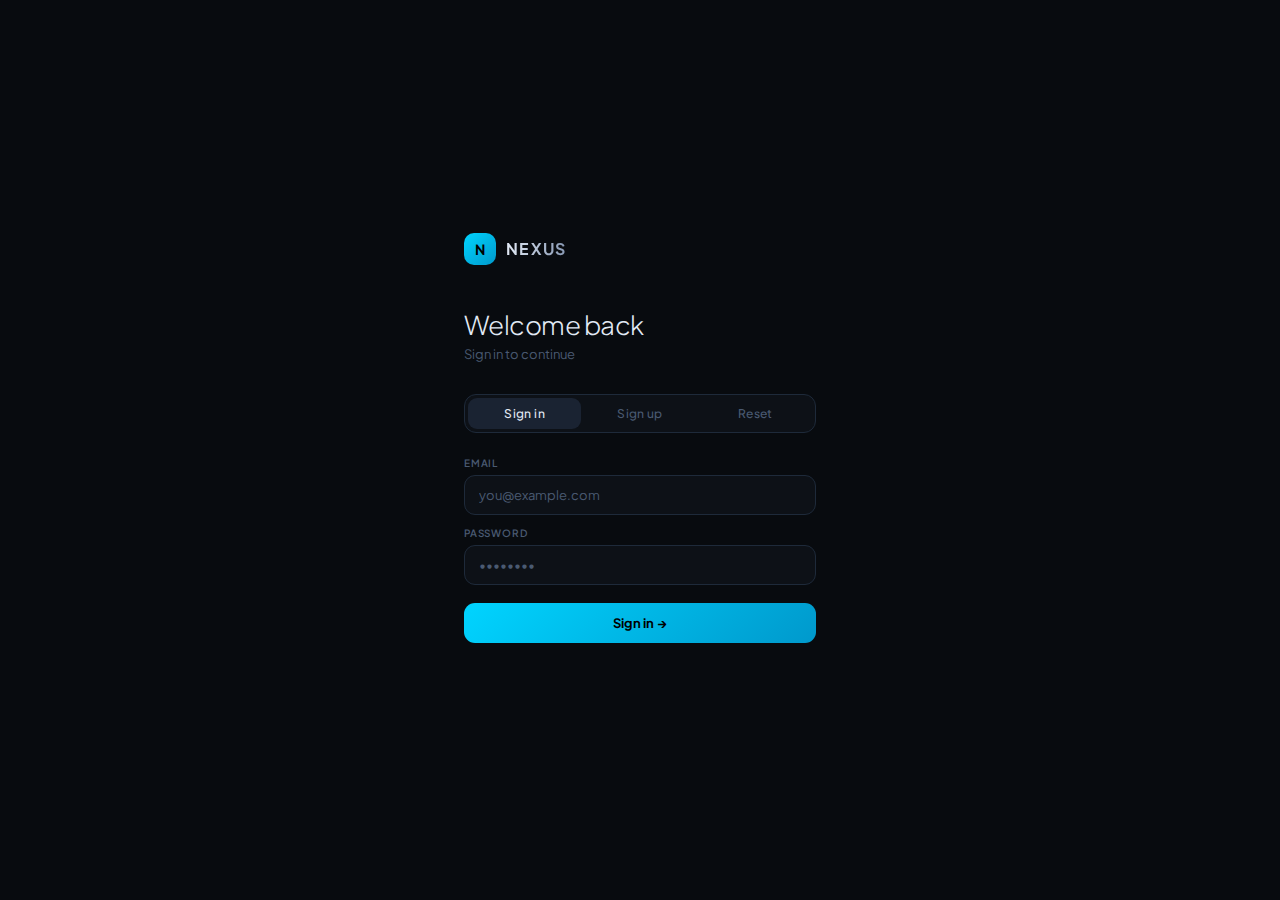
<file: static/app.html>
<!DOCTYPE html>
<html lang="en">
<head>
<meta charset="UTF-8">
<meta name="viewport" content="width=device-width, initial-scale=1.0">
<title>Nexus</title>
<link href="https://fonts.googleapis.com/css2?family=Plus+Jakarta+Sans:wght@300;400;500;600;700&family=Fira+Code:wght@400;500&display=swap" rel="stylesheet">
<style>
*,*::before,*::after{box-sizing:border-box;margin:0;padding:0;}

:root{
  --bg:#080b0f;
  --s1:#0d1117;
  --s2:#111820;
  --s3:#1a2332;
  --b1:#1e2a3a;
  --b2:#253347;
  --t1:#e2eaf5;
  --t2:#8899b4;
  --t3:#4a5a72;
  --a:#00d4ff;
  --a2:#0099cc;
  --adim:#00d4ff18;
  --user:#00d4ff;
  --danger:#ff4466;
  --green:#00e5a0;
  --sb:260px;
  --r:16px;
  --ease:cubic-bezier(.4,0,.2,1);
}

body{
  font-family:'Plus Jakarta Sans',sans-serif;
  background:var(--bg);
  color:var(--t1);
  height:100vh;
  display:flex;
  overflow:hidden;
  font-size:14px;
}

/* noise texture overlay */
body::before{
  content:'';
  position:fixed;inset:0;
  background-image:url("data:image/svg+xml,%3Csvg viewBox='0 0 256 256' xmlns='http://www.w3.org/2000/svg'%3E%3Cfilter id='n'%3E%3CfeTurbulence type='fractalNoise' baseFrequency='0.9' numOctaves='4' stitchTiles='stitch'/%3E%3C/filter%3E%3Crect width='100%25' height='100%25' filter='url(%23n)' opacity='0.03'/%3E%3C/svg%3E");
  pointer-events:none;z-index:0;opacity:0.4;
}

::-webkit-scrollbar{width:2px;}
::-webkit-scrollbar-track{background:transparent;}
::-webkit-scrollbar-thumb{background:var(--b2);border-radius:2px;}

/* ── AUTH ── */
#auth-overlay{
  position:fixed;inset:0;
  background:var(--bg);
  display:flex;align-items:center;justify-content:center;
  z-index:200;
  transition:opacity .5s var(--ease),visibility .5s;
}
#auth-overlay.hidden{opacity:0;visibility:hidden;pointer-events:none;}

.auth-wrap{width:100%;max-width:400px;padding:0 24px;}

.auth-logo{
  display:flex;align-items:center;gap:10px;margin-bottom:44px;
}
.auth-logo-mark{
  width:32px;height:32px;border-radius:10px;
  background:linear-gradient(135deg,var(--a),var(--a2));
  display:flex;align-items:center;justify-content:center;
  font-size:14px;font-weight:700;color:#000;
  box-shadow:0 0 20px var(--a)44;
}
.auth-logo-name{
  font-size:16px;font-weight:700;
  letter-spacing:.08em;
  background:linear-gradient(90deg,var(--t1),var(--t2));
  -webkit-background-clip:text;-webkit-text-fill-color:transparent;
}

.auth-h{font-size:26px;font-weight:300;letter-spacing:-.02em;margin-bottom:6px;line-height:1.2;}
.auth-sub{font-size:13px;color:var(--t3);margin-bottom:32px;}

.seg{
  display:flex;background:var(--s1);
  border:1px solid var(--b1);border-radius:12px;
  padding:3px;margin-bottom:24px;gap:2px;
}
.seg-btn{
  flex:1;padding:8px;border:none;background:none;border-radius:9px;
  font-family:'Plus Jakarta Sans',sans-serif;font-size:12px;font-weight:500;
  color:var(--t3);cursor:pointer;transition:all .2s var(--ease);
  letter-spacing:.03em;
}
.seg-btn.on{background:var(--s3);color:var(--t1);}

.fg{margin-bottom:12px;}
.fg label{
  display:block;font-size:10px;font-weight:600;
  letter-spacing:.08em;text-transform:uppercase;
  color:var(--t3);margin-bottom:6px;
}
.fg input{
  width:100%;padding:11px 14px;
  background:var(--s1);border:1px solid var(--b1);border-radius:11px;
  font-family:'Plus Jakarta Sans',sans-serif;font-size:13px;color:var(--t1);
  outline:none;transition:border-color .2s var(--ease),box-shadow .2s var(--ease);
}
.fg input:focus{border-color:var(--a);box-shadow:0 0 0 3px var(--adim);}
.fg input::placeholder{color:var(--t3);}

.otp-row{display:flex;gap:8px;}
.otp-row input{flex:1;text-align:center;font-family:'Fira Code',monospace;font-size:22px;letter-spacing:.2em;}
.otp-resend{
  padding:11px 14px;background:var(--s2);border:1px solid var(--b1);border-radius:11px;
  font-family:'Plus Jakarta Sans',sans-serif;font-size:12px;font-weight:500;
  color:var(--t2);cursor:pointer;white-space:nowrap;transition:all .2s;
}
.otp-resend:hover{border-color:var(--b2);color:var(--t1);}

.btn-main{
  width:100%;padding:12px;margin-top:6px;
  background:linear-gradient(135deg,var(--a),var(--a2));
  border:none;border-radius:11px;
  font-family:'Plus Jakarta Sans',sans-serif;font-size:13px;font-weight:700;
  color:#000;cursor:pointer;letter-spacing:.02em;
  transition:opacity .2s,transform .15s var(--ease),box-shadow .2s;
  box-shadow:0 4px 20px var(--a)33;
}
.btn-main:hover{opacity:.9;box-shadow:0 6px 28px var(--a)55;}
.btn-main:active{transform:scale(.97);}
.auth-err{font-size:12px;color:var(--danger);margin-top:8px;min-height:16px;}

/* ── SIDEBAR ── */
#sidebar{
  width:var(--sb);
  background:var(--s1);
  border-right:1px solid var(--b1);
  display:flex;flex-direction:column;
  flex-shrink:0;
  position:relative;z-index:1;
}

.sb-top{
  padding:16px 14px 12px;
  border-bottom:1px solid var(--b1);
  display:flex;align-items:center;justify-content:space-between;
}
.sb-brand{display:flex;align-items:center;gap:8px;}
.sb-mark{
  width:24px;height:24px;border-radius:7px;
  background:linear-gradient(135deg,var(--a),var(--a2));
  display:flex;align-items:center;justify-content:center;
  font-size:10px;font-weight:800;color:#000;
}
.sb-name{font-size:12px;font-weight:700;letter-spacing:.06em;color:var(--t2);}

.sb-new{
  width:26px;height:26px;border:1px solid var(--b1);border-radius:8px;
  background:none;cursor:pointer;
  display:flex;align-items:center;justify-content:center;
  color:var(--t3);transition:all .2s var(--ease);
}
.sb-new:hover{border-color:var(--a);color:var(--a);background:var(--adim);}

.sb-list{flex:1;overflow-y:auto;padding:8px 8px;}
.sb-section{
  font-size:9px;font-weight:700;letter-spacing:.12em;text-transform:uppercase;
  color:var(--t3);padding:10px 8px 4px;
}
.sb-item{
  padding:9px 10px;border-radius:10px;cursor:pointer;
  display:flex;align-items:center;justify-content:space-between;
  transition:background .15s var(--ease);gap:8px;
  border:1px solid transparent;
}
.sb-item:hover{background:var(--s2);}
.sb-item.active{background:var(--adim);border-color:var(--a)22;}
.sb-item-title{
  font-size:12px;color:var(--t2);font-weight:500;
  white-space:nowrap;overflow:hidden;text-overflow:ellipsis;flex:1;
  transition:color .15s;
}
.sb-item.active .sb-item-title{color:var(--a);}
.sb-item:hover .sb-item-title{color:var(--t1);}
.sb-del{
  width:18px;height:18px;border:none;background:none;border-radius:4px;
  cursor:pointer;color:var(--t3);
  display:none;align-items:center;justify-content:center;
  flex-shrink:0;transition:color .15s;
}
.sb-item:hover .sb-del{display:flex;}
.sb-del:hover{color:var(--danger);}

.sb-foot{
  padding:12px 14px;border-top:1px solid var(--b1);
  display:flex;align-items:center;gap:8px;
}
.sb-email{font-size:11px;color:var(--t3);flex:1;overflow:hidden;text-overflow:ellipsis;white-space:nowrap;}
.sb-logout{
  font-size:11px;font-weight:600;color:var(--t3);
  background:none;border:none;cursor:pointer;
  padding:4px 8px;border-radius:6px;transition:all .2s;white-space:nowrap;
}
.sb-logout:hover{background:var(--s2);color:var(--t1);}

/* ── MAIN ── */
#main{flex:1;display:flex;flex-direction:column;overflow:hidden;position:relative;z-index:1;}

.topbar{
  padding:14px 24px;
  border-bottom:1px solid var(--b1);
  background:var(--s1);
  display:flex;align-items:center;justify-content:space-between;
  flex-shrink:0;
}
.topbar-title{font-size:13px;font-weight:600;color:var(--t2);}
.topbar-btn{
  width:30px;height:30px;border:1px solid var(--b1);border-radius:9px;
  background:none;cursor:pointer;
  display:flex;align-items:center;justify-content:center;
  color:var(--t3);transition:all .2s var(--ease);
}
.topbar-btn:hover{border-color:var(--a);color:var(--a);background:var(--adim);}

/* ── MESSAGES ── */
#messages{
  flex:1;overflow-y:auto;
  padding:32px 10% 20px;
  display:flex;flex-direction:column;gap:6px;
  scroll-behavior:smooth;
}

.empty,.no-conv{
  flex:1;display:flex;flex-direction:column;
  align-items:center;justify-content:center;gap:12px;
  padding-bottom:60px;
}
.empty-glyph,.no-conv-glyph{
  width:48px;height:48px;border-radius:14px;
  background:linear-gradient(135deg,var(--a)22,var(--a2)11);
  border:1px solid var(--a)33;
  display:flex;align-items:center;justify-content:center;
  font-size:20px;
}
.empty-title,.no-conv-text{font-size:14px;font-weight:500;color:var(--t2);}
.empty-hint{font-size:12px;color:var(--t3);text-align:center;max-width:240px;line-height:1.6;}

/* message bubbles - no avatars */
.msg-row{display:flex;animation:rise .2s var(--ease);}
.msg-row.user{justify-content:flex-end;}
.msg-row.assistant{justify-content:flex-start;}

@keyframes rise{
  from{opacity:0;transform:translateY(8px);}
  to{opacity:1;transform:translateY(0);}
}

.msg-bubble{
  max-width:68%;padding:11px 16px;
  font-size:13.5px;line-height:1.7;
  transition:transform .15s var(--ease);
}
.msg-row.user .msg-bubble{
  background:linear-gradient(135deg,var(--a),var(--a2));
  color:#000;
  border-radius:18px 18px 4px 18px;
  font-weight:500;
}
.msg-row.assistant .msg-bubble{
  background:var(--s2);
  color:var(--t1);
  border-radius:18px 18px 18px 4px;
  border:1px solid var(--b1);
}
.msg-row.user .msg-bubble strong{color:#000;}
.msg-row.user .msg-bubble a{color:#000;opacity:.8;}

.msg-bubble pre{
  font-family:'Fira Code',monospace;font-size:11.5px;
  background:var(--bg);border:1px solid var(--b1);
  padding:12px 14px;border-radius:10px;overflow-x:auto;
  margin-top:10px;white-space:pre-wrap;line-height:1.6;
  color:var(--a);
}
.msg-row.user .msg-bubble pre{
  background:rgba(0,0,0,0.25);border-color:rgba(0,0,0,0.2);color:#000;
}

/* heading styles inside bubbles */
.msg-bubble .mh3{font-size:13px;font-weight:700;margin:10px 0 3px;color:var(--t1);}
.msg-bubble .mh2{font-size:14px;font-weight:700;margin:12px 0 4px;color:var(--t1);}
.msg-bubble .mh1{font-size:15px;font-weight:700;margin:14px 0 5px;color:var(--t1);}
.msg-bubble .mli{padding:2px 0 2px 14px;border-left:2px solid var(--a)55;margin:2px 0;}
.msg-row.user .msg-bubble .mh1,
.msg-row.user .msg-bubble .mh2,
.msg-row.user .msg-bubble .mh3{color:#000;}
.msg-row.user .msg-bubble .mli{border-left-color:rgba(0,0,0,0.3);}

.typing{display:flex;gap:4px;align-items:center;padding:3px 0;}
.tdot{
  width:5px;height:5px;border-radius:50%;
  background:var(--t3);animation:tdot 1.4s infinite;
}
.tdot:nth-child(2){animation-delay:.2s;}
.tdot:nth-child(3){animation-delay:.4s;}
@keyframes tdot{
  0%,60%,100%{transform:translateY(0);opacity:.3;}
  30%{transform:translateY(-5px);opacity:1;}
}

/* ── INPUT ── */
.input-area{
  padding:12px 10% 20px;
  flex-shrink:0;
}
.input-wrap{
  display:flex;align-items:flex-end;gap:8px;
  background:var(--s2);
  border:1px solid var(--b1);
  border-radius:16px;
  padding:10px 10px 10px 16px;
  transition:border-color .2s var(--ease),box-shadow .2s var(--ease);
}
.input-wrap:focus-within{
  border-color:var(--a)55;
  box-shadow:0 0 0 3px var(--adim);
}
#msg-input{
  flex:1;border:none;background:none;
  font-family:'Plus Jakarta Sans',sans-serif;font-size:13.5px;color:var(--t1);
  outline:none;resize:none;max-height:150px;line-height:1.6;
}
#msg-input::placeholder{color:var(--t3);}
.input-btns{display:flex;gap:6px;align-items:center;flex-shrink:0;}
.ib{
  width:32px;height:32px;border:1px solid var(--b1);border-radius:9px;
  background:none;cursor:pointer;color:var(--t3);
  display:flex;align-items:center;justify-content:center;transition:all .2s var(--ease);
}
.ib:hover{border-color:var(--a)55;color:var(--a);background:var(--adim);}
.send-ib{
  width:32px;height:32px;
  background:linear-gradient(135deg,var(--a),var(--a2));
  border:none;border-radius:9px;cursor:pointer;color:#000;
  display:flex;align-items:center;justify-content:center;
  transition:opacity .2s,transform .15s var(--ease),box-shadow .2s;
  box-shadow:0 2px 10px var(--a)33;
}
.send-ib:hover{opacity:.9;box-shadow:0 4px 16px var(--a)55;}
.send-ib:active{transform:scale(.92);}
.send-ib:disabled{opacity:.25;cursor:not-allowed;box-shadow:none;}

/* ── MODALS ── */
.modal-bg{
  position:fixed;inset:0;
  background:rgba(0,0,0,.7);
  display:flex;align-items:center;justify-content:center;
  z-index:100;opacity:0;pointer-events:none;
  transition:opacity .2s var(--ease);
  backdrop-filter:blur(8px);
}
.modal-bg.open{opacity:1;pointer-events:all;}
.modal-box{
  background:var(--s1);border:1px solid var(--b2);border-radius:20px;
  padding:28px;width:100%;max-width:420px;
  transform:translateY(14px) scale(.97);
  transition:transform .25s var(--ease);
  box-shadow:0 24px 60px rgba(0,0,0,.6);
}
.modal-bg.open .modal-box{transform:translateY(0) scale(1);}
.modal-title{font-size:16px;font-weight:700;margin-bottom:4px;letter-spacing:-.01em;}
.modal-sub{font-size:12px;color:var(--t3);margin-bottom:22px;}

.up-tabs{
  display:flex;gap:3px;background:var(--s2);
  border:1px solid var(--b1);border-radius:11px;
  padding:3px;margin-bottom:16px;
}
.up-tab{
  flex:1;padding:7px;border:none;background:none;border-radius:8px;
  font-family:'Plus Jakarta Sans',sans-serif;font-size:12px;font-weight:600;
  color:var(--t3);cursor:pointer;transition:all .2s var(--ease);
}
.up-tab.on{background:var(--s3);color:var(--t1);}

.dropzone{
  border:1px dashed var(--b2);border-radius:12px;
  padding:28px 20px;text-align:center;cursor:pointer;
  transition:all .2s var(--ease);margin-bottom:10px;
}
.dropzone:hover,.dropzone.drag{border-color:var(--a);background:var(--adim);}
.dropzone-icon{font-size:28px;margin-bottom:8px;}
.dropzone-text{font-size:12px;color:var(--t3);line-height:1.6;}
.dropzone-text strong{color:var(--t2);}
#file-input{display:none;}
#file-name{font-size:12px;color:var(--a);min-height:16px;}

.modal-foot{display:flex;gap:8px;justify-content:flex-end;margin-top:18px;}
.btn-ghost{
  padding:9px 16px;background:none;border:1px solid var(--b1);border-radius:10px;
  font-family:'Plus Jakarta Sans',sans-serif;font-size:12px;font-weight:600;
  color:var(--t2);cursor:pointer;transition:all .2s;
}
.btn-ghost:hover{border-color:var(--b2);color:var(--t1);}
.btn-act{
  padding:9px 18px;
  background:linear-gradient(135deg,var(--a),var(--a2));
  border:none;border-radius:10px;
  font-family:'Plus Jakarta Sans',sans-serif;font-size:12px;font-weight:700;
  color:#000;cursor:pointer;transition:opacity .2s,box-shadow .2s;
  box-shadow:0 2px 10px var(--a)33;
}
.btn-act:hover{opacity:.9;}

/* ── TOAST ── */
#toast{
  position:fixed;bottom:24px;left:50%;
  transform:translateX(-50%) translateY(16px);
  background:var(--s3);border:1px solid var(--b2);
  color:var(--t1);padding:9px 20px;border-radius:100px;font-size:12px;font-weight:500;
  opacity:0;pointer-events:none;
  transition:all .25s var(--ease);z-index:300;white-space:nowrap;
  box-shadow:0 8px 24px rgba(0,0,0,.4);
}
#toast.show{opacity:1;transform:translateX(-50%) translateY(0);}

/* file pill in chat */
.file-pill{
  display:flex;justify-content:center;margin:6px 0;
}
.file-pill-inner{
  background:var(--s2);border:1px solid var(--b1);border-radius:100px;
  padding:5px 14px;font-size:11px;color:var(--t3);
  display:flex;align-items:center;gap:6px;
  font-weight:500;
}
</style>
</head>
<body>

<!-- AUTH -->
<div id="auth-overlay">
  <div class="auth-wrap">
    <div class="auth-logo">
      <div class="auth-logo-mark">N</div>
      <span class="auth-logo-name">NEXUS</span>
    </div>
    <h1 class="auth-h" id="auth-heading">Welcome back</h1>
    <p class="auth-sub" id="auth-subtext">Sign in to continue</p>
    <div class="seg">
      <button class="seg-btn on" onclick="switchTab('login')">Sign in</button>
      <button class="seg-btn" onclick="switchTab('signup')">Sign up</button>
      <button class="seg-btn" onclick="switchTab('reset')">Reset</button>
    </div>

    <div id="tab-login">
      <div class="fg"><label>Email</label><input type="email" id="l-email" placeholder="you@example.com" onkeydown="if(event.key==='Enter')handleLogin()"></div>
      <div class="fg"><label>Password</label><input type="password" id="l-pass" placeholder="••••••••" onkeydown="if(event.key==='Enter')handleLogin()"></div>
      <button class="btn-main" onclick="handleLogin()">Sign in →</button>
      <div class="auth-err" id="l-err"></div>
    </div>

    <div id="tab-signup" style="display:none">
      <div class="fg"><label>Email</label><input type="email" id="s-email" placeholder="you@example.com"></div>
      <div class="fg"><label>Password</label><input type="password" id="s-pass" placeholder="Min 8 characters"></div>
      <div class="fg" id="s-otp-group" style="display:none">
        <label>OTP</label>
        <div class="otp-row">
          <input type="text" id="s-otp" placeholder="000000" maxlength="6" onkeydown="if(event.key==='Enter')handleSignup()">
          <button class="otp-resend" onclick="resendOTP()">Resend</button>
        </div>
      </div>
      <button class="btn-main" id="s-btn" onclick="handleSignup()">Send OTP →</button>
      <div class="auth-err" id="s-err"></div>
    </div>

    <div id="tab-reset" style="display:none">
      <div class="fg"><label>Email</label><input type="email" id="r-email" placeholder="you@example.com"></div>
      <div class="fg" id="r-otp-group" style="display:none"><label>OTP</label><input type="text" id="r-otp" placeholder="000000" maxlength="6"></div>
      <div class="fg" id="r-pass-group" style="display:none"><label>New Password</label><input type="password" id="r-pass" placeholder="Min 8 characters" onkeydown="if(event.key==='Enter')handleReset()"></div>
      <button class="btn-main" id="r-btn" onclick="handleReset()">Send OTP →</button>
      <div class="auth-err" id="r-err"></div>
    </div>
  </div>
</div>

<!-- SIDEBAR -->
<div id="sidebar">
  <div class="sb-top">
    <div class="sb-brand">
      <div class="sb-mark">N</div>
      <span class="sb-name">NEXUS</span>
    </div>
    <button class="sb-new" onclick="openNewChat()" title="New chat">
      <svg width="13" height="13" viewBox="0 0 24 24" fill="none" stroke="currentColor" stroke-width="2.5">
        <line x1="12" y1="5" x2="12" y2="19"/><line x1="5" y1="12" x2="19" y2="12"/>
      </svg>
    </button>
  </div>
  <div class="sb-list" id="sb-list"></div>
  <div class="sb-foot">
    <span class="sb-email" id="sb-email"></span>
    <button class="sb-logout" onclick="handleLogout()">Out</button>
  </div>
</div>

<!-- MAIN -->
<div id="main">
  <div class="topbar">
    <span class="topbar-title" id="topbar-title">Select a conversation</span>
  </div>

  <div id="messages">
    <div class="no-conv">
      <div class="no-conv-glyph">✦</div>
      <div class="no-conv-text">Select or create a conversation</div>
    </div>
  </div>

  <div class="input-area">
    <div class="input-wrap">
      <textarea id="msg-input" placeholder="Message Nexus…" rows="1"
        onkeydown="handleKey(event)" oninput="resize(this)"></textarea>
      <div class="input-btns">
        <button class="ib" onclick="openUpload()" title="Attach">
          <svg width="14" height="14" viewBox="0 0 24 24" fill="none" stroke="currentColor" stroke-width="2">
            <path d="M21.44 11.05l-9.19 9.19a6 6 0 01-8.49-8.49l9.19-9.19a4 4 0 015.66 5.66l-9.2 9.19a2 2 0 01-2.83-2.83l8.49-8.48"/>
          </svg>
        </button>
        <button class="send-ib" id="send-btn" onclick="sendMessage()">
          <svg width="13" height="13" viewBox="0 0 24 24" fill="none" stroke="currentColor" stroke-width="2.5">
            <line x1="22" y1="2" x2="11" y2="13"/><polygon points="22 2 15 22 11 13 2 9 22 2"/>
          </svg>
        </button>
      </div>
    </div>
  </div>
</div>

<!-- NEW CHAT MODAL -->
<div class="modal-bg" id="new-chat-modal">
  <div class="modal-box" style="max-width:360px">
    <div class="modal-title">New conversation</div>
    <div class="modal-sub">Give it a title</div>
    <div class="fg" style="margin-bottom:0">
      <label>Title</label>
      <input type="text" id="new-title" placeholder="e.g. Research, Coding…" maxlength="60"
        onkeydown="if(event.key==='Enter') confirmNewChat()">
    </div>
    <div class="modal-foot">
      <button class="btn-ghost" onclick="closeModal('new-chat-modal')">Cancel</button>
      <button class="btn-act" onclick="confirmNewChat()">Create</button>
    </div>
  </div>
</div>

<!-- UPLOAD MODAL -->
<div class="modal-bg" id="upload-modal">
  <div class="modal-box">
    <div class="modal-title">Attach file</div>
    <div class="modal-sub">Upload a document or image</div>
    <div class="up-tabs">
      <button class="up-tab on" onclick="switchUpTab('doc')">Document</button>
      <button class="up-tab" onclick="switchUpTab('img')">Image</button>
    </div>
    <div class="dropzone" id="dropzone"
      onclick="document.getElementById('file-input').click()"
      ondragover="event.preventDefault();this.classList.add('drag')"
      ondragleave="this.classList.remove('drag')"
      ondrop="onDrop(event)">
      <div class="dropzone-icon" id="dz-icon">📄</div>
      <div class="dropzone-text"><strong>Click to browse</strong> or drag &amp; drop<br><span id="dz-types">PDF, DOCX, TXT</span></div>
    </div>
    <input type="file" id="file-input" onchange="onFileSelect(event)">
    <div id="file-name"></div>
    <div class="modal-foot">
      <button class="btn-ghost" onclick="closeModal('upload-modal')">Cancel</button>
      <button class="btn-act" onclick="doUpload()">Upload</button>
    </div>
  </div>
</div>

<div id="toast"></div>

<script>
const API = '';
const FILE_PREFIX = "024b4faf-5861-4f6b-840c-8f9b4cb660b1_";

let token = localStorage.getItem('at') || null;
let rtoken = localStorage.getItem('rt') || null;
let convId = null;
let upType = 'doc';
let selFile = null;
let signupStep = 'send';
let resetStep = 'send';
let signupEmail = null;
let busy = false;

window.onload = async () => {
  if (token) { showApp(); await loadConvs(); }
};

function switchTab(t) {
  ['login','signup','reset'].forEach((x,i) => {
    document.getElementById(`tab-${x}`).style.display = x===t?'':'none';
    document.querySelectorAll('.seg-btn')[i].classList.toggle('on', x===t);
  });
  const map = {login:['Welcome back','Sign in to continue'],signup:['Create account','Get started for free'],reset:['Reset password','Enter your email']};
  document.getElementById('auth-heading').textContent = map[t][0];
  document.getElementById('auth-subtext').textContent = map[t][1];
}

async function handleLogin() {
  const email = v('l-email'), password = v('l-pass');
  clrErr('l-err');
  try {
    const d = await apiPost('/api/v1/authentication/login', {email, password});
    saveTokens(d.access_token, d.refresh_token);
    showApp(); await loadConvs();
  } catch(e) { setErr('l-err', e.message); }
}

async function handleSignup() {
  const email = v('s-email'), password = v('s-pass');
  clrErr('s-err');
  if (signupStep === 'send') {
    try {
      await apiPost('/api/v1/authentication/signup/send-otp', {email, password});
      signupEmail = email;
      document.getElementById('s-otp-group').style.display = '';
      document.getElementById('s-btn').textContent = 'Verify OTP →';
      signupStep = 'verify';
      toast('OTP sent to your email');
    } catch(e) { setErr('s-err', e.message); }
  } else {
    try {
      const d = await apiPost(`/api/v1/authentication/signup/verify-otp/${signupEmail}`, {otp: v('s-otp')});
      saveTokens(d.access_token, d.refresh_token);
      showApp(); await loadConvs();
    } catch(e) { setErr('s-err', e.message); }
  }
}

async function resendOTP() {
  await apiPost('/api/v1/authentication/signup/send-otp', {email:v('s-email'),password:v('s-pass')}).catch(()=>{});
  toast('OTP resent');
}

async function handleReset() {
  clrErr('r-err');
  const email = v('r-email');
  if (resetStep === 'send') {
    try {
      await apiPost('/api/v1/authentication/reset-password/send-otp', {email});
      document.getElementById('r-otp-group').style.display = '';
      document.getElementById('r-pass-group').style.display = '';
      document.getElementById('r-btn').textContent = 'Reset Password →';
      resetStep = 'verify'; toast('OTP sent');
    } catch(e) { setErr('r-err', e.message); }
  } else {
    try {
      const d = await apiPost(`/api/v1/authentication/reset-password/${email}`, {otp:v('r-otp'), new_password:v('r-pass')});
      saveTokens(d.access_token, d.refresh_token);
      showApp(); await loadConvs();
    } catch(e) { setErr('r-err', e.message); }
  }
}

function saveTokens(at, rt) {
  token = at; rtoken = rt;
  localStorage.setItem('at', at); localStorage.setItem('rt', rt);
  try {
    const p = JSON.parse(atob(at.split('.')[1]));
    const email = p.email || p.sub || '';
    localStorage.setItem('em', email);
    document.getElementById('sb-email').textContent = email;
  } catch(e) {}
}

async function doRefresh() {
  try {
    const d = await apiPost('/api/v1/authentication/refresh', {refresh_token: rtoken});
    saveTokens(d.access_token, d.refresh_token);
    return true;
  } catch(e) { handleLogout(); return false; }
}

async function af(url, opts={}) {
  opts.headers = {...(opts.headers||{}), 'Authorization':`Bearer ${token}`};
  let r = await fetch(API+url, opts);
  if (r.status === 401) {
    if (!await doRefresh()) return null;
    opts.headers['Authorization'] = `Bearer ${token}`;
    r = await fetch(API+url, opts);
  }
  return r;
}

function handleLogout() {
  token=null; rtoken=null; localStorage.clear();
  document.getElementById('auth-overlay').classList.remove('hidden');
  document.getElementById('sb-list').innerHTML = '';
  setMsgs('<div class="no-conv"><div class="no-conv-glyph">✦</div><div class="no-conv-text">Select or create a conversation</div></div>');
  document.getElementById('topbar-title').textContent = 'Select a conversation';
  convId = null;
}

function showApp() {
  document.getElementById('auth-overlay').classList.add('hidden');
  document.getElementById('sb-email').textContent = localStorage.getItem('em') || '';
}

async function loadConvs() {
  const r = await af('/api/v1/conversations/');
  if (!r||!r.ok) return;
  renderConvs(await r.json());
}

function renderConvs(list) {
  const el = document.getElementById('sb-list');
  if (!list.length) {
    el.innerHTML = '<div style="padding:12px 8px;font-size:12px;color:var(--t3)">No conversations yet</div>';
    return;
  }
  el.innerHTML = '<div class="sb-section">Recent</div>' + list.map(c => `
    <div class="sb-item ${c.id===convId?'active':''}" onclick="selConv('${c.id}','${esc(c.title)}')">
      <span class="sb-item-title">${esc(c.title)}</span>
      <button class="sb-del" onclick="event.stopPropagation();delConv('${c.id}')" title="Delete">
        <svg width="10" height="10" viewBox="0 0 24 24" fill="none" stroke="currentColor" stroke-width="2.5">
          <line x1="18" y1="6" x2="6" y2="18"/><line x1="6" y1="6" x2="18" y2="18"/>
        </svg>
      </button>
    </div>`).join('');
}

function openNewChat() {
  document.getElementById('new-title').value = '';
  openModal('new-chat-modal');
  setTimeout(() => document.getElementById('new-title').focus(), 120);
}

async function confirmNewChat() {
  const title = document.getElementById('new-title').value.trim() || 'New Chat';
  closeModal('new-chat-modal');
  const r = await af('/api/v1/conversations/', {
    method:'POST', headers:{'Content-Type':'application/json'},
    body: JSON.stringify({title})
  });
  if (!r||!r.ok) return;
  const c = await r.json();
  await loadConvs();
  selConv(c.id, c.title);
}

async function selConv(id, title) {
  convId = id;
  document.getElementById('topbar-title').textContent = title;
  await Promise.all([loadConvs(), loadMsgs(id)]);
}

async function delConv(id) {
  const r = await af(`/api/v1/conversations/${id}`, {method:'DELETE'});
  if (!r||!r.ok) return;
  if (convId===id) {
    convId=null;
    document.getElementById('topbar-title').textContent = 'Select a conversation';
    setMsgs('<div class="no-conv"><div class="no-conv-glyph">✦</div><div class="no-conv-text">Select or create a conversation</div></div>');
  }
  await loadConvs();
  toast('Deleted');
}

async function loadMsgs(id) {
  const r = await af(`/api/v1/conversations/${id}/messages/`);
  if (!r||!r.ok) return;
  const msgs = await r.json();
  if (!msgs.length) {
    setMsgs('<div class="empty"><div class="empty-glyph">✦</div><div class="empty-title">Start the conversation</div><div class="empty-hint">Ask anything, upload a document, or share an image</div></div>');
    return;
  }
  document.getElementById('messages').innerHTML = msgs.map(renderMsg).join('');
  scrollBot();
}

function renderMsg(m) {
  if (m.role === 'system' && m.content.startsWith(FILE_PREFIX)) {
    const rest = m.content.replace(FILE_PREFIX, '');
    const [type, filename] = rest.split(':');
    const icon = type === 'img' ? '🖼️' : '📄';
    return `<div class="file-pill"><div class="file-pill-inner">${icon} <span>${esc(filename)}</span></div></div>`;
  }
  if (m.role === 'system') return '';
  return `<div class="msg-row ${m.role}">
    <div class="msg-bubble">${fmt(m.content)}</div>
  </div>`;
}

function fmt(t) {
  const blocks = [];
  t = t.replace(/```[\w]*\n?([\s\S]*?)```/g, (_, code) => {
    blocks.push(`<pre>${code.trim()}</pre>`);
    return `%%BLOCK${blocks.length - 1}%%`;
  });
  t = t.replace(/^### (.+)$/gm, '<div class="mh3">$1</div>');
  t = t.replace(/^## (.+)$/gm, '<div class="mh2">$1</div>');
  t = t.replace(/^# (.+)$/gm, '<div class="mh1">$1</div>');
  t = t.replace(/^- (.+)$/gm, '<div class="mli">$1</div>');
  t = t.replace(/^\d+\. (.+)$/gm, '<div style="padding:2px 0;margin:2px 0">$1</div>');
  t = t.replace(/\*\*(.+?)\*\*/g, '<strong>$1</strong>');
  t = t.replace(/\*(.+?)\*/g, '<em>$1</em>');
  t = t.replace(/\[(.+?)\]\((.+?)\)/g, '<a href="$2" target="_blank" style="color:var(--a);text-decoration:underline">$1</a>');
  t = t.replace(/\n/g, '<br>');
  t = t.replace(/%%BLOCK(\d+)%%/g, (_, i) => blocks[i]);
  return t;
}

function scrollBot() {
  const el = document.getElementById('messages');
  el.scrollTop = el.scrollHeight;
}

async function sendMessage() {
  if (!convId) { toast('Select a conversation first'); return; }
  const inp = document.getElementById('msg-input');
  const text = inp.value.trim();
  if (!text || busy) return;

  busy = true;
  document.getElementById('send-btn').disabled = true;
  inp.value = ''; inp.style.height = 'auto';

  const msgs = document.getElementById('messages');
  msgs.querySelector('.empty')?.remove();
  msgs.querySelector('.no-conv')?.remove();

  msgs.insertAdjacentHTML('beforeend', `<div class="msg-row user">
    <div class="msg-bubble">${esc(text).replace(/\n/g,'<br>')}</div>
  </div>`);
  msgs.insertAdjacentHTML('beforeend', `<div class="msg-row assistant" id="typing-row">
    <div class="msg-bubble"><div class="typing"><div class="tdot"></div><div class="tdot"></div><div class="tdot"></div></div></div>
  </div>`);
  scrollBot();

  try {
    const r = await af(`/api/v1/conversations/${convId}/messages/`, {
      method:'POST', headers:{'Content-Type':'application/json'},
      body: JSON.stringify({message: text})
    });
    const d = await r.json();
    document.getElementById('typing-row')?.remove();
    if (!r.ok) throw new Error(d.detail||'Error');
    msgs.insertAdjacentHTML('beforeend', renderMsg(d));
    scrollBot();
  } catch(e) {
    document.getElementById('typing-row')?.remove();
    toast('Failed to send');
  }

  busy = false;
  document.getElementById('send-btn').disabled = false;
}

function handleKey(e) {
  if (e.key==='Enter'&&!e.shiftKey) { e.preventDefault(); sendMessage(); }
}
function resize(el) {
  el.style.height = 'auto';
  el.style.height = Math.min(el.scrollHeight, 150) + 'px';
}

function openUpload() {
  if (!convId) { toast('Select a conversation first'); return; }
  selFile = null;
  document.getElementById('file-name').textContent = '';
  document.getElementById('file-input').value = '';
  openModal('upload-modal');
}

function switchUpTab(t) {
  upType = t;
  document.querySelectorAll('.up-tab').forEach((b,i) => b.classList.toggle('on',(i===0&&t==='doc')||(i===1&&t==='img')));
  document.getElementById('dz-icon').textContent = t==='img'?'🖼️':'📄';
  document.getElementById('dz-types').textContent = t==='img'?'PNG, JPG, JPEG, WEBP':'PDF, DOCX, TXT';
  document.getElementById('file-input').accept = t==='img'?'image/png,image/jpeg,image/webp':'.pdf,.docx,.txt';
  selFile = null;
  document.getElementById('file-name').textContent = '';
  document.getElementById('file-input').value = '';
}

function onFileSelect(e) {
  const file = e.target.files[0];
  if (!file) return;
  selFile = file;
  document.getElementById('file-name').textContent = `✓ ${file.name}`;
}

function onDrop(e) {
  e.preventDefault();
  document.getElementById('dropzone').classList.remove('drag');
  const file = e.dataTransfer.files[0];
  if (!file) return;
  selFile = file;
  document.getElementById('file-name').textContent = `✓ ${file.name}`;
}

async function doUpload() {
  if (!selFile) { toast('Select a file first'); return; }
  if (!convId) { toast('Select a conversation first'); closeModal('upload-modal'); return; }
  const ep = upType==='img'
    ? `/api/v1/conversations/${convId}/messages/image`
    : `/api/v1/conversations/${convId}/messages/documents`;
  const fd = new FormData();
  fd.append('file', selFile);
  const filename = selFile.name;
  const type = upType;
  closeModal('upload-modal');
  selFile = null;

  const msgs = document.getElementById('messages');
  msgs.querySelector('.empty')?.remove();
  msgs.querySelector('.no-conv')?.remove();
  const icon = type === 'img' ? '🖼️' : '📄';
  msgs.insertAdjacentHTML('beforeend', `
    <div id="upload-pending" class="file-pill">
      <div class="file-pill-inner">${icon} <span>${esc(filename)}</span></div>
    </div>`);
  msgs.insertAdjacentHTML('beforeend', `<div class="msg-row assistant" id="upload-typing">
    <div class="msg-bubble"><div class="typing"><div class="tdot"></div><div class="tdot"></div><div class="tdot"></div></div></div>
  </div>`);
  scrollBot();

  try {
    const r = await af(ep, {method:'POST', body:fd});
    let d;
    try { d = await r.json(); } catch(e) { throw new Error('Server returned invalid response'); }
    document.getElementById('upload-pending')?.remove();
    document.getElementById('upload-typing')?.remove();
    if (!r.ok) throw new Error(d.detail||'Upload failed');
    await loadMsgs(convId);
    toast(type === 'img' ? 'Image processed' : 'Document added');
  } catch(e) {
    document.getElementById('upload-pending')?.remove();
    document.getElementById('upload-typing')?.remove();
    toast(e.message);
  }
}

function v(id) { return document.getElementById(id).value.trim(); }
function esc(s) { return String(s).replace(/&/g,'&amp;').replace(/</g,'&lt;').replace(/>/g,'&gt;').replace(/"/g,'&quot;'); }
function setErr(id,msg) { document.getElementById(id).textContent=msg; }
function clrErr(id) { document.getElementById(id).textContent=''; }
function setMsgs(html) { document.getElementById('messages').innerHTML=html; }
function openModal(id) { document.getElementById(id).classList.add('open'); }
function closeModal(id) { document.getElementById(id).classList.remove('open'); }

function toast(msg) {
  const t = document.getElementById('toast');
  t.textContent=msg; t.classList.add('show');
  setTimeout(()=>t.classList.remove('show'), 2400);
}

async function apiPost(url, body) {
  const r = await fetch(API+url, {
    method:'POST', headers:{'Content-Type':'application/json'},
    body: JSON.stringify(body)
  });
  const d = await r.json();
  if (!r.ok) throw new Error(d.detail||'Request failed');
  return d;
}
</script>
</body>
</html>
</file>
